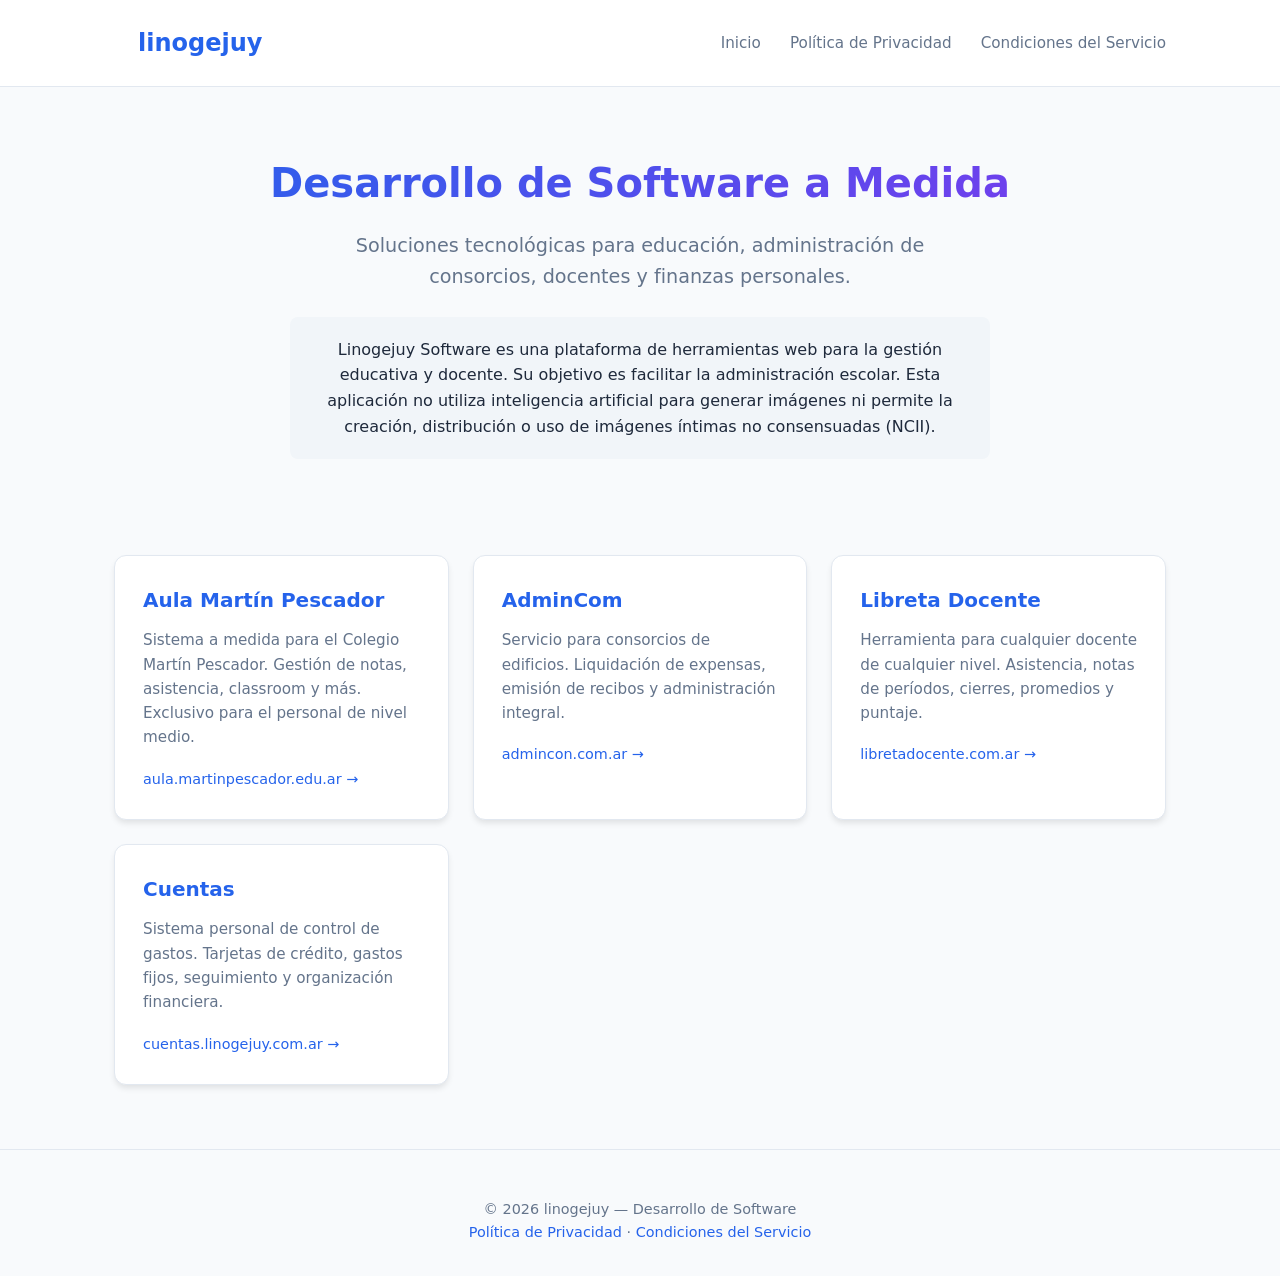
<file: index.html>
<!DOCTYPE html>
<html lang="es">
<head>
  <meta charset="UTF-8">
  <meta name="viewport" content="width=device-width, initial-scale=1.0">
  <title>linogejuy — Desarrollo de Software</title>
  <link rel="stylesheet" href="styles.css">
</head>
<body>
  <header>
    <div class="container">
      <nav>
        <a href="/" class="logo">linogejuy</a>
        <div>
          <a href="/">Inicio</a>
          <a href="privacy.html">Política de Privacidad</a>
          <a href="terms.html">Condiciones del Servicio</a>
        </div>
      </nav>
    </div>
  </header>

  <main class="container">
    <section class="hero">
      <h1>Desarrollo de Software a Medida</h1>
      <p>Soluciones tecnológicas para educación, administración de consorcios, docentes y finanzas personales.</p>
      <p style="margin-top: 1.5rem; max-width: 700px; margin-left: auto; margin-right: auto; font-size: 1rem; color: var(--text); background: #f1f5f9; padding: 1.25rem; border-radius: 8px;">
        Linogejuy Software es una plataforma de herramientas web para la gestión educativa y docente. Su objetivo es facilitar la administración escolar. Esta aplicación no utiliza inteligencia artificial para generar imágenes ni permite la creación, distribución o uso de imágenes íntimas no consensuadas (NCII).
      </p>
    </section>

    <section class="apps-grid">
      <a href="https://aula.martinpescador.edu.ar" class="app-card" target="_blank" rel="noopener">
        <h3>Aula Martín Pescador</h3>
        <p>Sistema a medida para el Colegio Martín Pescador. Gestión de notas, asistencia, classroom y más. Exclusivo para el personal de nivel medio.</p>
        <span class="link">aula.martinpescador.edu.ar →</span>
      </a>

      <a href="https://admincon.com.ar" class="app-card" target="_blank" rel="noopener">
        <h3>AdminCom</h3>
        <p>Servicio para consorcios de edificios. Liquidación de expensas, emisión de recibos y administración integral.</p>
        <span class="link">admincon.com.ar →</span>
      </a>

      <a href="https://libretadocente.com.ar" class="app-card" target="_blank" rel="noopener">
        <h3>Libreta Docente</h3>
        <p>Herramienta para cualquier docente de cualquier nivel. Asistencia, notas de períodos, cierres, promedios y puntaje.</p>
        <span class="link">libretadocente.com.ar →</span>
      </a>

      <a href="https://cuentas.linogejuy.com.ar" class="app-card" target="_blank" rel="noopener">
        <h3>Cuentas</h3>
        <p>Sistema personal de control de gastos. Tarjetas de crédito, gastos fijos, seguimiento y organización financiera.</p>
        <span class="link">cuentas.linogejuy.com.ar →</span>
      </a>
    </section>
  </main>

  <footer>
    <div class="container">
      <p>&copy; 2026 linogejuy — Desarrollo de Software</p>
      <p><a href="privacy.html">Política de Privacidad</a> · <a href="terms.html">Condiciones del Servicio</a></p>
    </div>
  </footer>
</body>
</html>
</file>
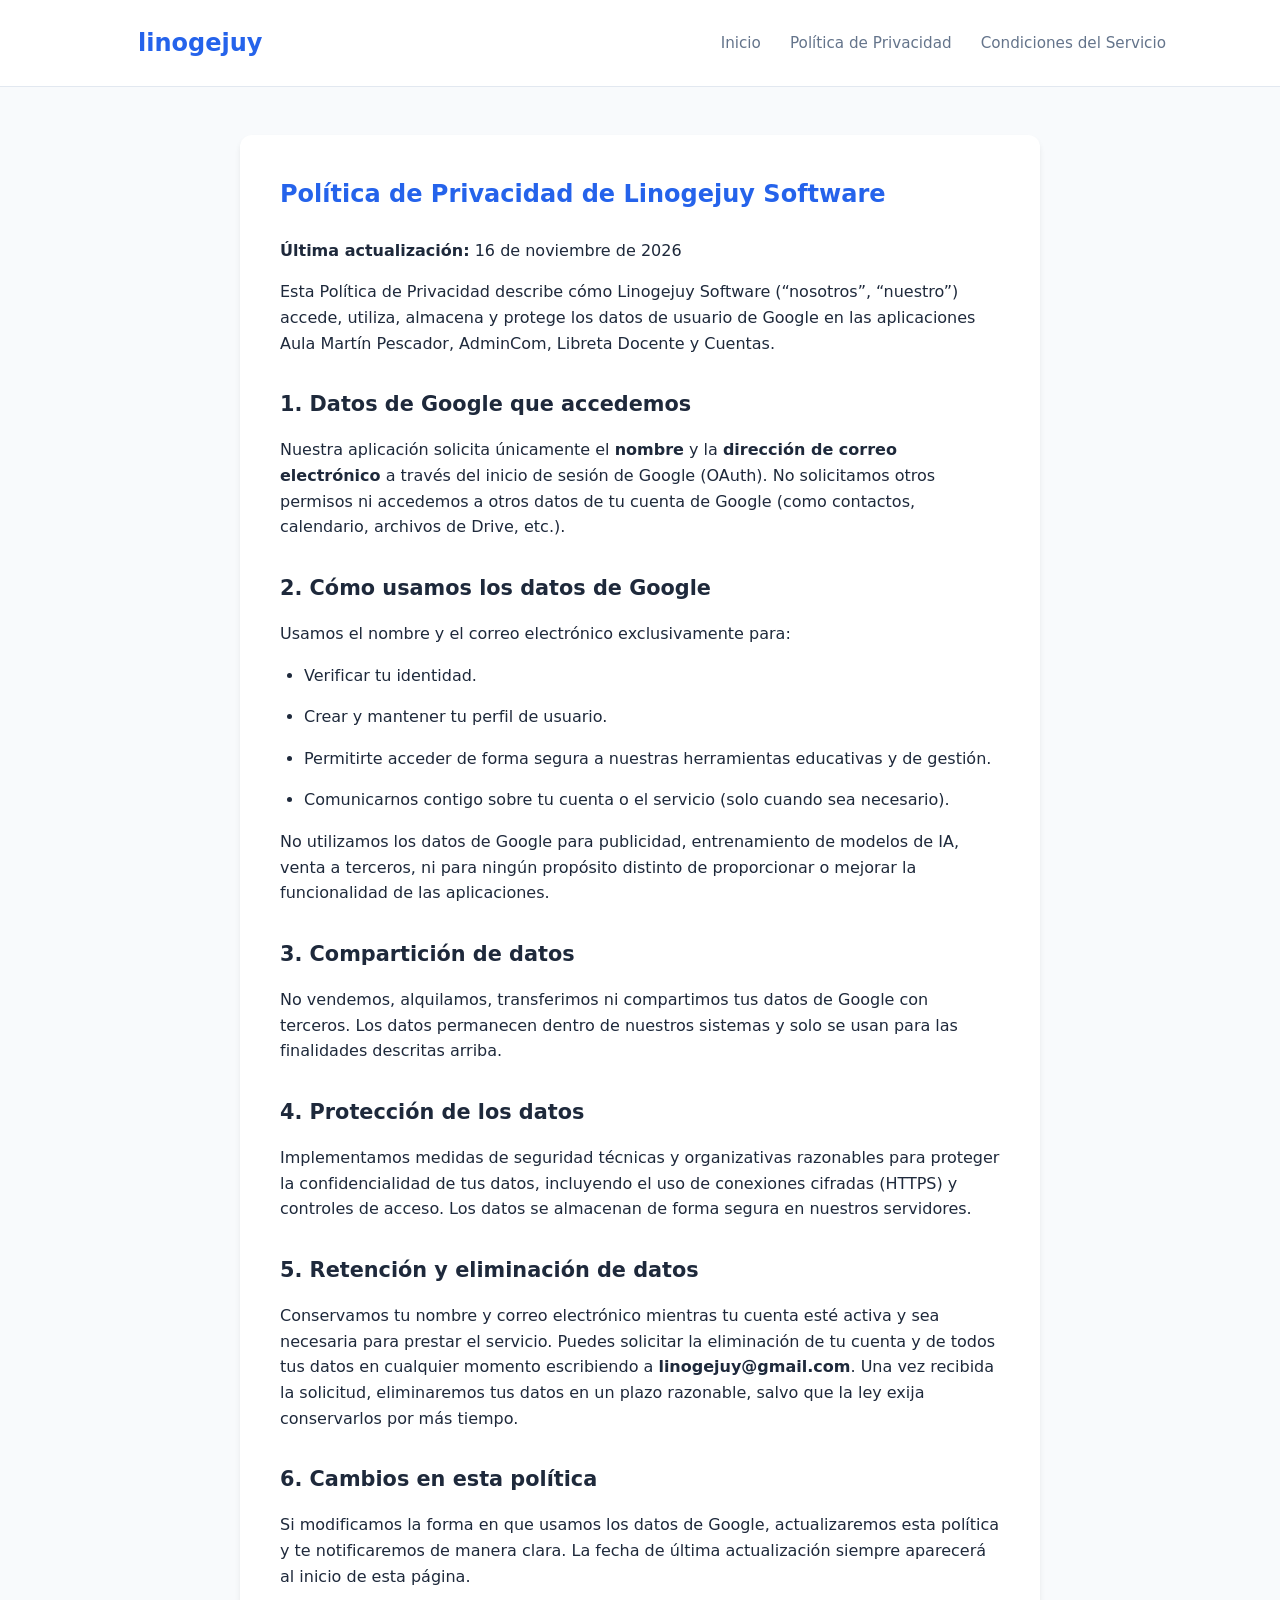
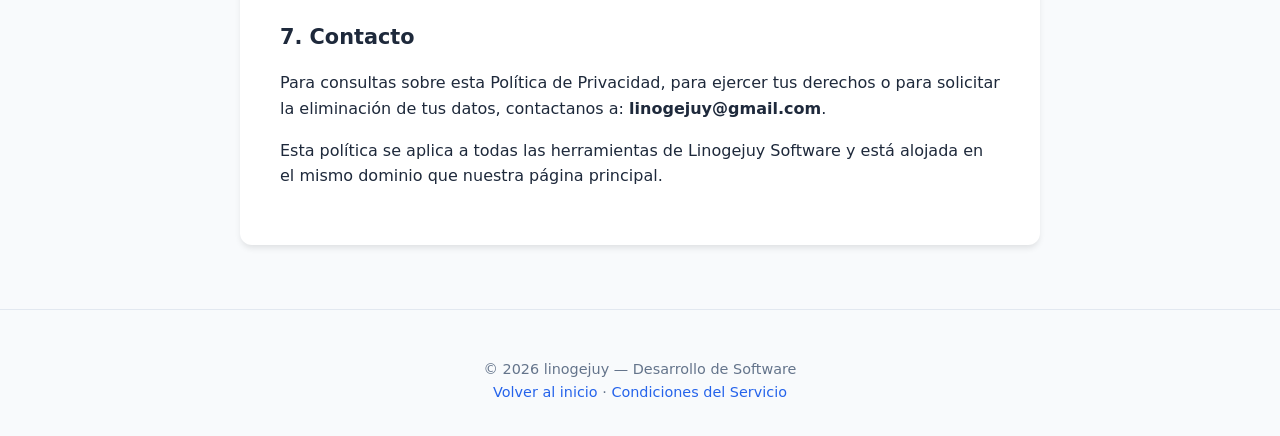
<file: privacy.html>
<!DOCTYPE html>
<html lang="es">
<head>
  <meta charset="UTF-8">
  <meta name="viewport" content="width=device-width, initial-scale=1.0">
  <title>Política de Privacidad — Linogejuy Software</title>
  <link rel="stylesheet" href="styles.css">
</head>
<body>
  <header>
    <div class="container">
      <nav>
        <a href="/" class="logo">linogejuy</a>
        <div>
          <a href="/">Inicio</a>
          <a href="privacy.html">Política de Privacidad</a>
          <a href="terms.html">Condiciones del Servicio</a>
        </div>
      </nav>
    </div>
  </header>

  <main class="container">
    <article class="privacy-content">
      <h1>Política de Privacidad de Linogejuy Software</h1>
      <p><strong>Última actualización:</strong> 16 de noviembre de 2026</p>

      <p>Esta Política de Privacidad describe cómo Linogejuy Software (“nosotros”, “nuestro”) accede, utiliza, almacena y protege los datos de usuario de Google en las aplicaciones Aula Martín Pescador, AdminCom, Libreta Docente y Cuentas.</p>

      <h2>1. Datos de Google que accedemos</h2>
      <p>Nuestra aplicación solicita únicamente el <strong>nombre</strong> y la <strong>dirección de correo electrónico</strong> a través del inicio de sesión de Google (OAuth). No solicitamos otros permisos ni accedemos a otros datos de tu cuenta de Google (como contactos, calendario, archivos de Drive, etc.).</p>

      <h2>2. Cómo usamos los datos de Google</h2>
      <p>Usamos el nombre y el correo electrónico exclusivamente para:</p>
      <ul>
        <li>Verificar tu identidad.</li>
        <li>Crear y mantener tu perfil de usuario.</li>
        <li>Permitirte acceder de forma segura a nuestras herramientas educativas y de gestión.</li>
        <li>Comunicarnos contigo sobre tu cuenta o el servicio (solo cuando sea necesario).</li>
      </ul>
      <p>No utilizamos los datos de Google para publicidad, entrenamiento de modelos de IA, venta a terceros, ni para ningún propósito distinto de proporcionar o mejorar la funcionalidad de las aplicaciones.</p>

      <h2>3. Compartición de datos</h2>
      <p>No vendemos, alquilamos, transferimos ni compartimos tus datos de Google con terceros. Los datos permanecen dentro de nuestros sistemas y solo se usan para las finalidades descritas arriba.</p>

      <h2>4. Protección de los datos</h2>
      <p>Implementamos medidas de seguridad técnicas y organizativas razonables para proteger la confidencialidad de tus datos, incluyendo el uso de conexiones cifradas (HTTPS) y controles de acceso. Los datos se almacenan de forma segura en nuestros servidores.</p>

      <h2>5. Retención y eliminación de datos</h2>
      <p>Conservamos tu nombre y correo electrónico mientras tu cuenta esté activa y sea necesaria para prestar el servicio. Puedes solicitar la eliminación de tu cuenta y de todos tus datos en cualquier momento escribiendo a <strong>linogejuy@gmail.com</strong>. Una vez recibida la solicitud, eliminaremos tus datos en un plazo razonable, salvo que la ley exija conservarlos por más tiempo.</p>

      <h2>6. Cambios en esta política</h2>
      <p>Si modificamos la forma en que usamos los datos de Google, actualizaremos esta política y te notificaremos de manera clara. La fecha de última actualización siempre aparecerá al inicio de esta página.</p>

      <h2>7. Contacto</h2>
      <p>Para consultas sobre esta Política de Privacidad, para ejercer tus derechos o para solicitar la eliminación de tus datos, contactanos a: <strong>linogejuy@gmail.com</strong>.</p>

      <p>Esta política se aplica a todas las herramientas de Linogejuy Software y está alojada en el mismo dominio que nuestra página principal.</p>
    </article>
  </main>

  <footer>
    <div class="container">
      <p>&copy; 2026 linogejuy — Desarrollo de Software</p>
      <p><a href="/">Volver al inicio</a> · <a href="terms.html">Condiciones del Servicio</a></p>
    </div>
  </footer>
</body>
</html>
</file>
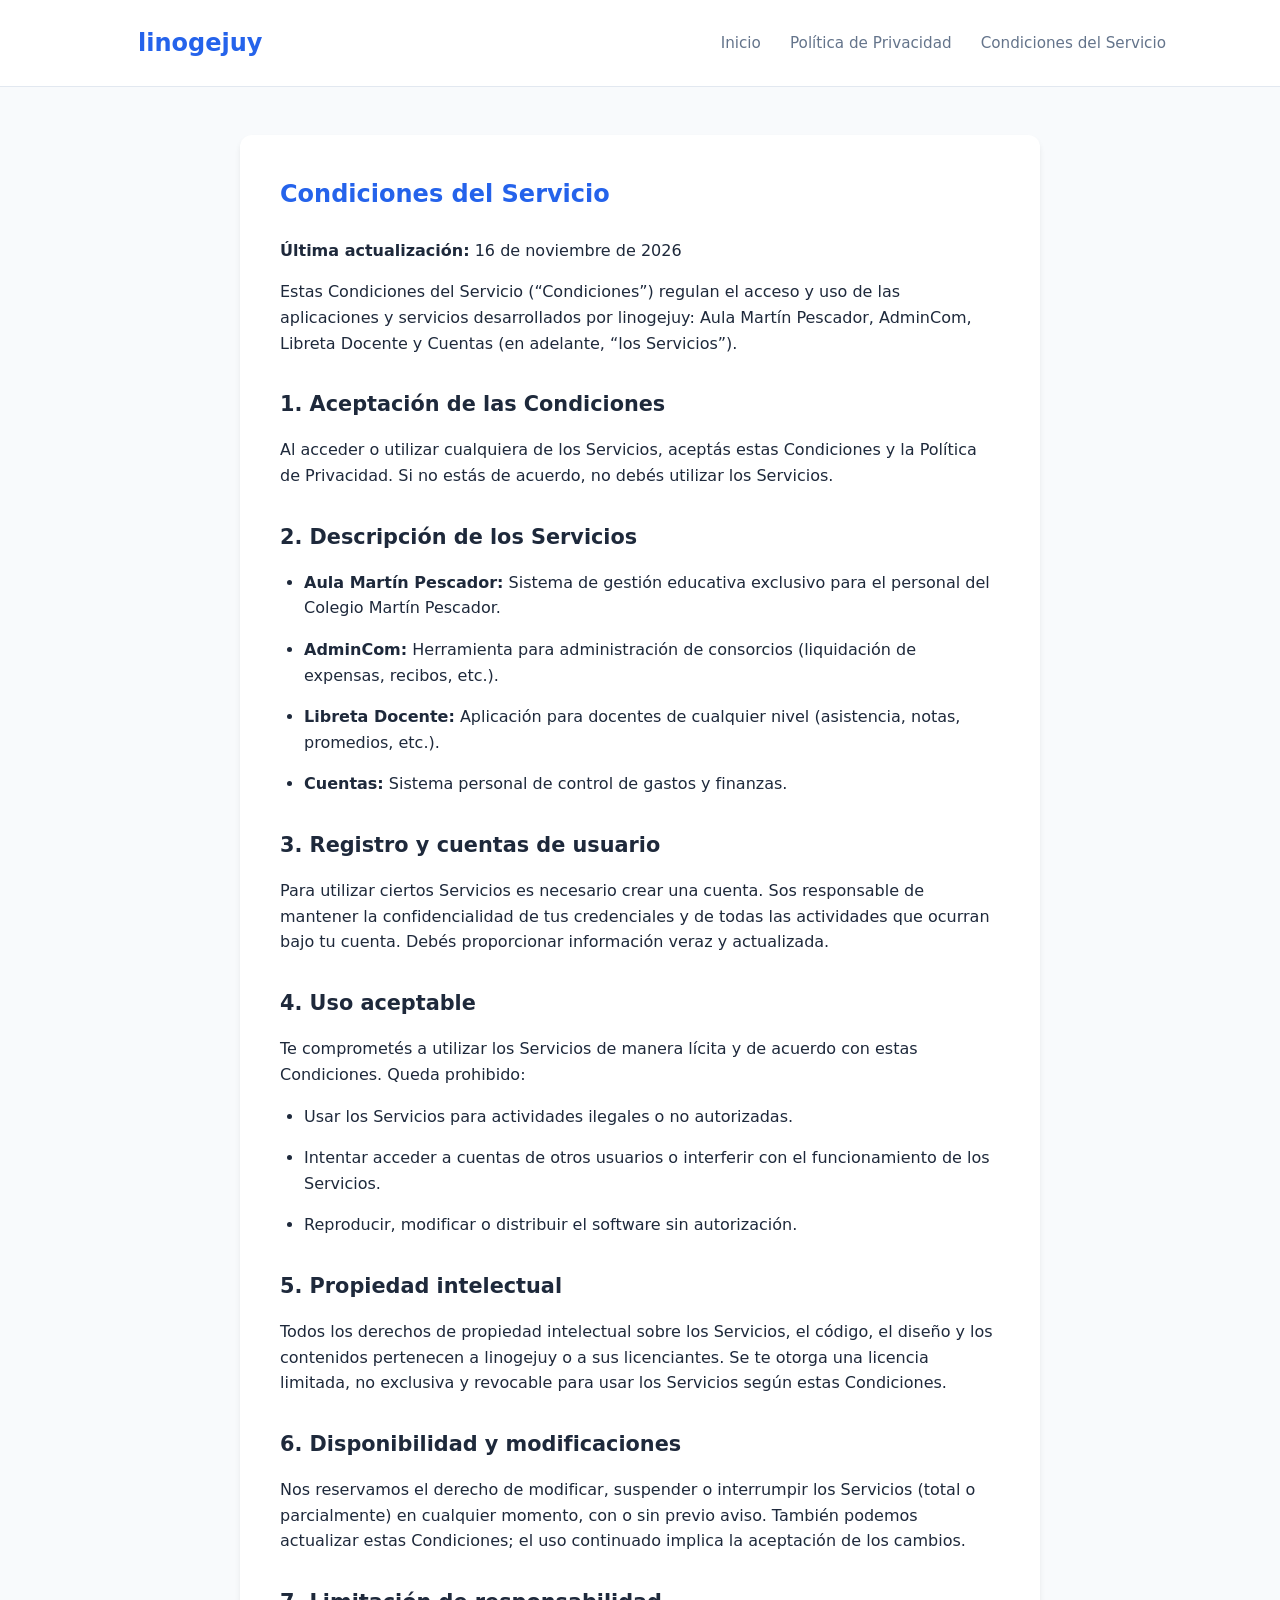
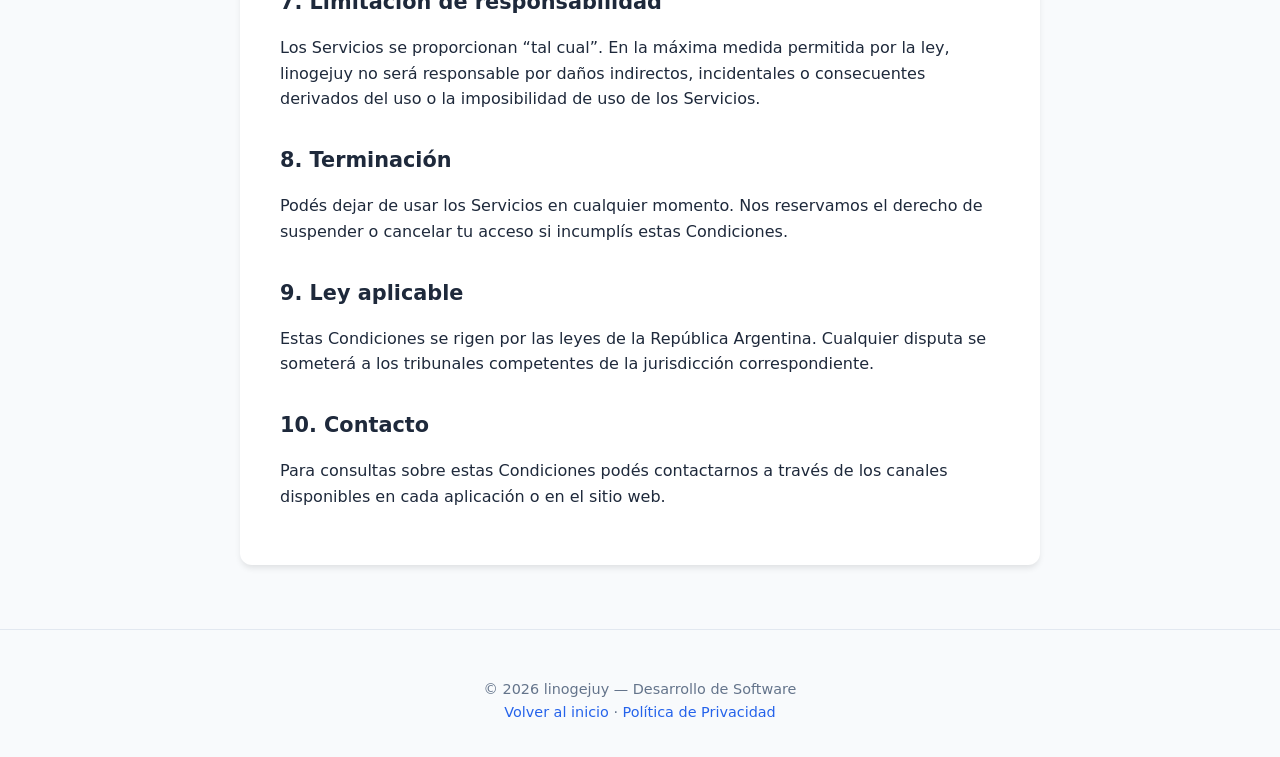
<file: terms.html>
<!DOCTYPE html>
<html lang="es">
<head>
  <meta charset="UTF-8">
  <meta name="viewport" content="width=device-width, initial-scale=1.0">
  <title>Condiciones del Servicio — linogejuy</title>
  <link rel="stylesheet" href="styles.css">
</head>
<body>
  <header>
    <div class="container">
      <nav>
        <a href="/" class="logo">linogejuy</a>
        <div>
          <a href="/">Inicio</a>
          <a href="privacy.html">Política de Privacidad</a>
          <a href="terms.html">Condiciones del Servicio</a>
        </div>
      </nav>
    </div>
  </header>

  <main class="container">
    <article class="privacy-content">
      <h1>Condiciones del Servicio</h1>
      <p><strong>Última actualización:</strong> 16 de noviembre de 2026</p>

      <p>Estas Condiciones del Servicio (“Condiciones”) regulan el acceso y uso de las aplicaciones y servicios desarrollados por linogejuy: Aula Martín Pescador, AdminCom, Libreta Docente y Cuentas (en adelante, “los Servicios”).</p>

      <h2>1. Aceptación de las Condiciones</h2>
      <p>Al acceder o utilizar cualquiera de los Servicios, aceptás estas Condiciones y la Política de Privacidad. Si no estás de acuerdo, no debés utilizar los Servicios.</p>

      <h2>2. Descripción de los Servicios</h2>
      <ul>
        <li><strong>Aula Martín Pescador:</strong> Sistema de gestión educativa exclusivo para el personal del Colegio Martín Pescador.</li>
        <li><strong>AdminCom:</strong> Herramienta para administración de consorcios (liquidación de expensas, recibos, etc.).</li>
        <li><strong>Libreta Docente:</strong> Aplicación para docentes de cualquier nivel (asistencia, notas, promedios, etc.).</li>
        <li><strong>Cuentas:</strong> Sistema personal de control de gastos y finanzas.</li>
      </ul>

      <h2>3. Registro y cuentas de usuario</h2>
      <p>Para utilizar ciertos Servicios es necesario crear una cuenta. Sos responsable de mantener la confidencialidad de tus credenciales y de todas las actividades que ocurran bajo tu cuenta. Debés proporcionar información veraz y actualizada.</p>

      <h2>4. Uso aceptable</h2>
      <p>Te comprometés a utilizar los Servicios de manera lícita y de acuerdo con estas Condiciones. Queda prohibido:</p>
      <ul>
        <li>Usar los Servicios para actividades ilegales o no autorizadas.</li>
        <li>Intentar acceder a cuentas de otros usuarios o interferir con el funcionamiento de los Servicios.</li>
        <li>Reproducir, modificar o distribuir el software sin autorización.</li>
      </ul>

      <h2>5. Propiedad intelectual</h2>
      <p>Todos los derechos de propiedad intelectual sobre los Servicios, el código, el diseño y los contenidos pertenecen a linogejuy o a sus licenciantes. Se te otorga una licencia limitada, no exclusiva y revocable para usar los Servicios según estas Condiciones.</p>

      <h2>6. Disponibilidad y modificaciones</h2>
      <p>Nos reservamos el derecho de modificar, suspender o interrumpir los Servicios (total o parcialmente) en cualquier momento, con o sin previo aviso. También podemos actualizar estas Condiciones; el uso continuado implica la aceptación de los cambios.</p>

      <h2>7. Limitación de responsabilidad</h2>
      <p>Los Servicios se proporcionan “tal cual”. En la máxima medida permitida por la ley, linogejuy no será responsable por daños indirectos, incidentales o consecuentes derivados del uso o la imposibilidad de uso de los Servicios.</p>

      <h2>8. Terminación</h2>
      <p>Podés dejar de usar los Servicios en cualquier momento. Nos reservamos el derecho de suspender o cancelar tu acceso si incumplís estas Condiciones.</p>

      <h2>9. Ley aplicable</h2>
      <p>Estas Condiciones se rigen por las leyes de la República Argentina. Cualquier disputa se someterá a los tribunales competentes de la jurisdicción correspondiente.</p>

      <h2>10. Contacto</h2>
      <p>Para consultas sobre estas Condiciones podés contactarnos a través de los canales disponibles en cada aplicación o en el sitio web.</p>
    </article>
  </main>

  <footer>
    <div class="container">
      <p>&copy; 2026 linogejuy — Desarrollo de Software</p>
      <p><a href="/">Volver al inicio</a> · <a href="privacy.html">Política de Privacidad</a></p>
    </div>
  </footer>
</body>
</html>
</file>
<file: styles.css>
/* styles.css - Estilos modernos y limpios para el hub de apps */
:root {
  --primary: #2563eb;
  --primary-dark: #1d4ed8;
  --bg: #f8fafc;
  --card: #ffffff;
  --text: #1e293b;
  --text-muted: #64748b;
  --border: #e2e8f0;
  --shadow: 0 4px 6px -1px rgb(0 0 0 / 0.1);
}

* {
  box-sizing: border-box;
  margin: 0;
  padding: 0;
}

body {
  font-family: system-ui, -apple-system, BlinkMacSystemFont, "Segoe UI", Roboto, sans-serif;
  background: var(--bg);
  color: var(--text);
  line-height: 1.6;
}

header {
  background: white;
  border-bottom: 1px solid var(--border);
  padding: 1.5rem 0;
  position: sticky;
  top: 0;
  z-index: 10;
}

.container {
  max-width: 1100px;
  margin: 0 auto;
  padding: 0 1.5rem;
}

.logo {
  font-size: 1.5rem;
  font-weight: 700;
  color: var(--primary);
  text-decoration: none;
}

nav {
  display: flex;
  justify-content: space-between;
  align-items: center;
}

nav a {
  color: var(--text-muted);
  text-decoration: none;
  margin-left: 1.5rem;
  font-size: 0.95rem;
}

nav a:hover {
  color: var(--primary);
}

.hero {
  text-align: center;
  padding: 4rem 0 3rem;
}

.hero h1 {
  font-size: 2.5rem;
  margin-bottom: 1rem;
  background: linear-gradient(135deg, var(--primary), #7c3aed);
  -webkit-background-clip: text;
  -webkit-text-fill-color: transparent;
}

.hero p {
  font-size: 1.2rem;
  color: var(--text-muted);
  max-width: 600px;
  margin: 0 auto;
}

.apps-grid {
  display: grid;
  grid-template-columns: repeat(auto-fit, minmax(280px, 1fr));
  gap: 1.5rem;
  margin: 3rem 0;
}

.app-card {
  background: var(--card);
  border: 1px solid var(--border);
  border-radius: 12px;
  padding: 1.75rem;
  box-shadow: var(--shadow);
  transition: transform 0.2s, box-shadow 0.2s;
  text-decoration: none;
  color: inherit;
  display: block;
}

.app-card:hover {
  transform: translateY(-4px);
  box-shadow: 0 10px 25px -5px rgb(0 0 0 / 0.1);
}

.app-card h3 {
  color: var(--primary);
  margin-bottom: 0.75rem;
  font-size: 1.25rem;
}

.app-card p {
  color: var(--text-muted);
  font-size: 0.95rem;
  margin-bottom: 1rem;
}

.app-card .link {
  color: var(--primary);
  font-weight: 500;
  font-size: 0.9rem;
}

footer {
  text-align: center;
  padding: 3rem 0 2rem;
  color: var(--text-muted);
  font-size: 0.9rem;
  border-top: 1px solid var(--border);
  margin-top: 4rem;
}

footer a {
  color: var(--primary);
  text-decoration: none;
}

/* Privacy page */
.privacy-content {
  max-width: 800px;
  margin: 3rem auto;
  background: white;
  padding: 2.5rem;
  border-radius: 12px;
  box-shadow: var(--shadow);
}

.privacy-content h1 {
  margin-bottom: 1.5rem;
  color: var(--primary);
}

.privacy-content h2 {
  margin: 2rem 0 1rem;
  font-size: 1.3rem;
}

.privacy-content p, .privacy-content li {
  margin-bottom: 1rem;
  color: var(--text);
}

.privacy-content ul {
  padding-left: 1.5rem;
}

@media (max-width: 640px) {
  .hero h1 { font-size: 2rem; }
  nav a { margin-left: 1rem; }
}
</file>
